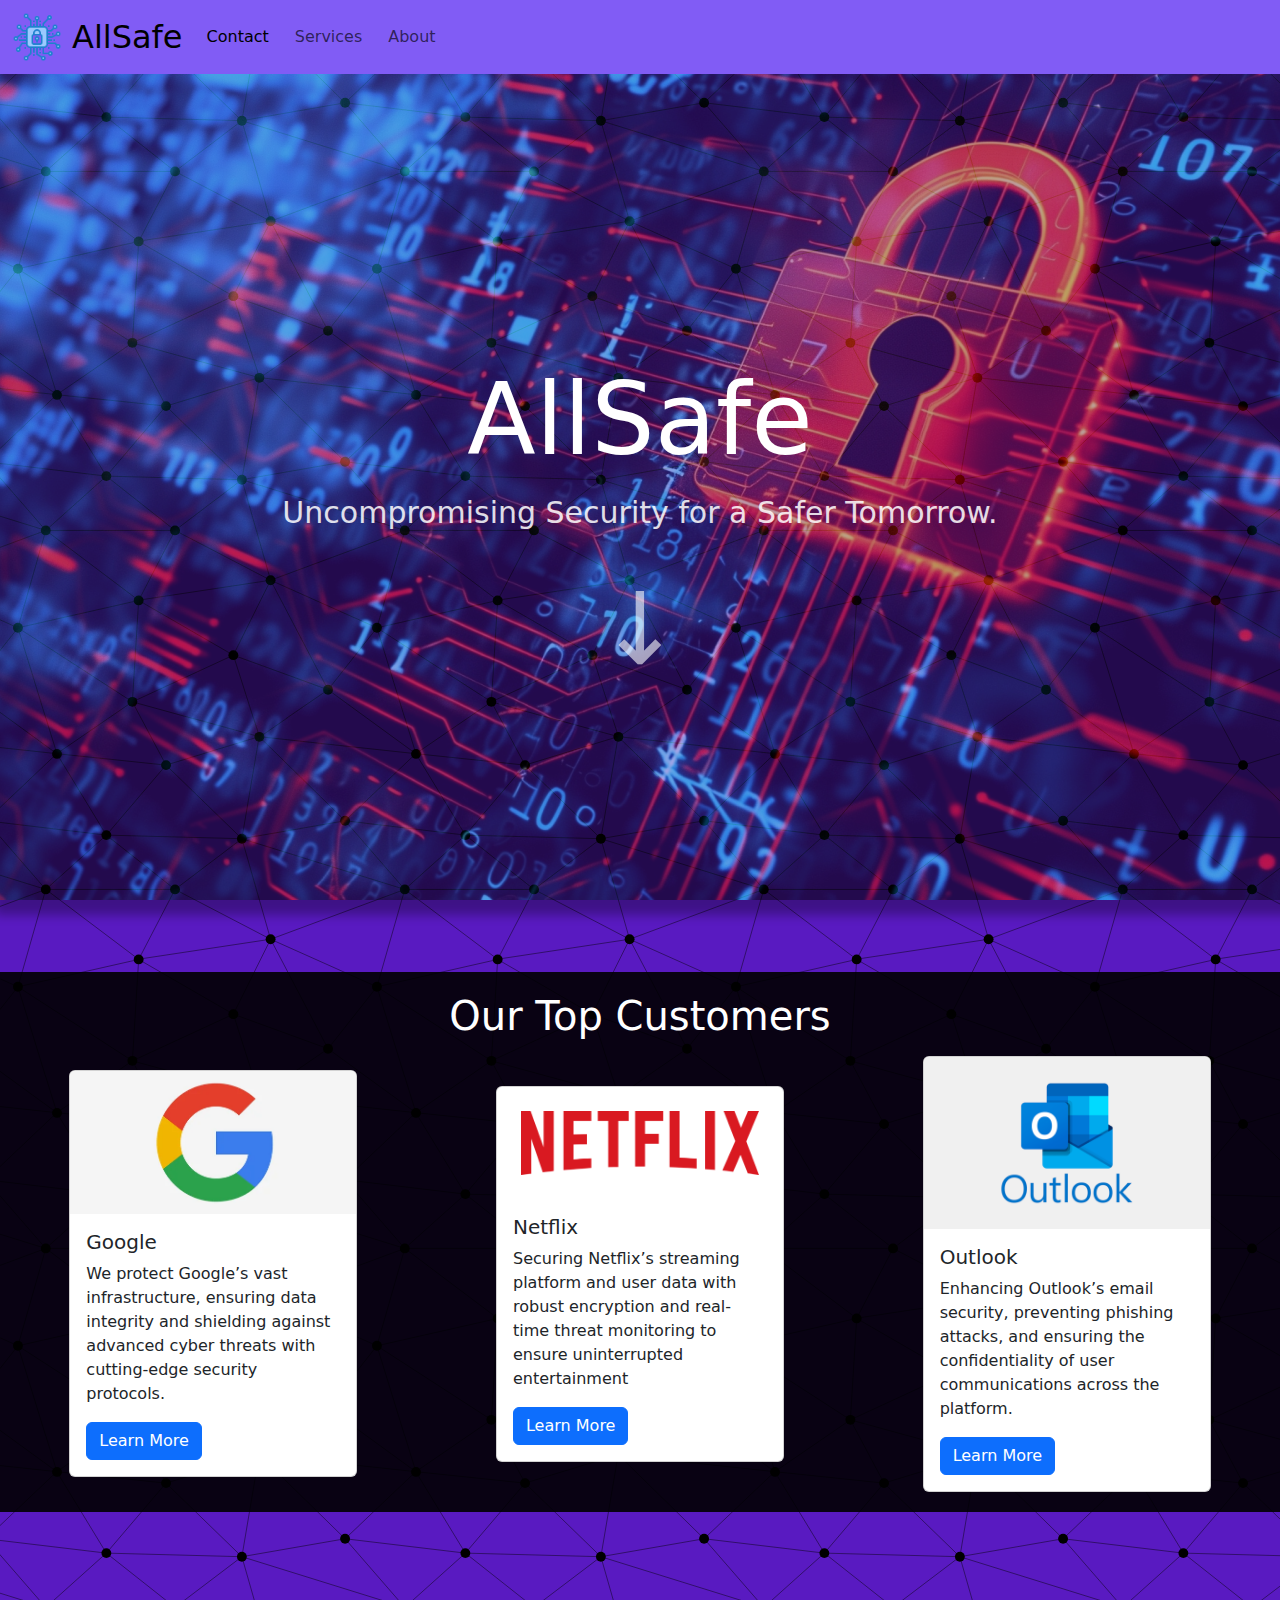
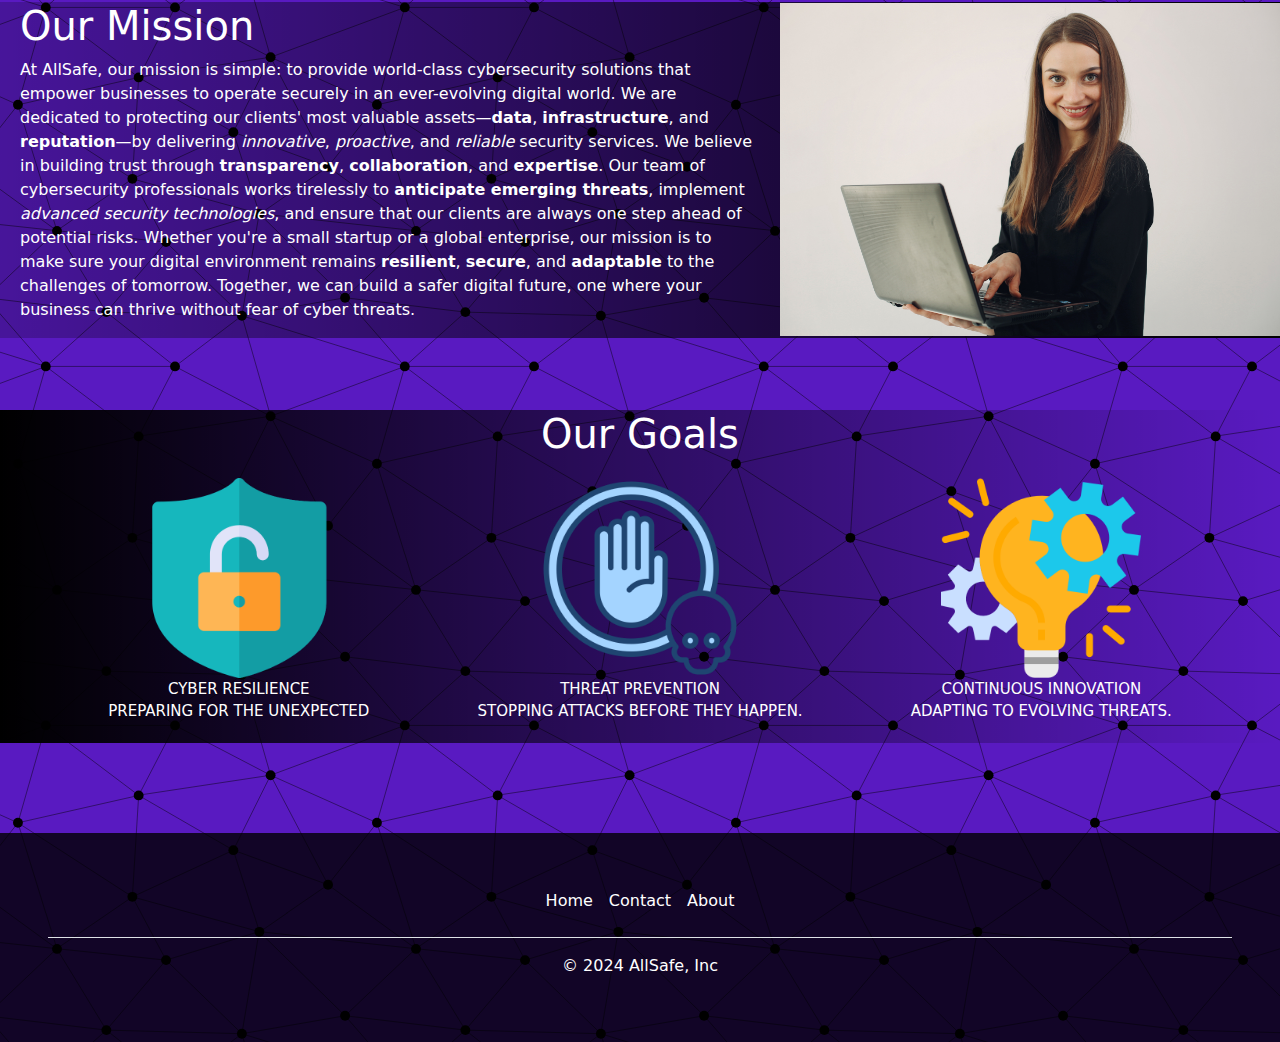
<file: index.html>
<!DOCTYPE html>
<html lang="en">
  <head>
    <meta charset="UTF-8" />
    <meta name="viewport" content="width=device-width, initial-scale=1.0" />
    <title>AllSafe</title>
    <link rel="shortcut icon" href="assets/logo.png" type="image/x-icon" />
    <link rel="stylesheet" href="css/mainTemplate/body.css" />
    <link rel="stylesheet" href="css/mainTemplate/navbar.css" />
    <link rel="stylesheet" href="css/home/banner.css" />
    <link rel="stylesheet" href="css/home/sections.css" />
    <link rel="stylesheet" href="css/mainTemplate/footer.css" />
    <link
      href="https://cdn.jsdelivr.net/npm/bootstrap@5.3.3/dist/css/bootstrap.min.css"
      rel="stylesheet"
      integrity="sha384-QWTKZyjpPEjISv5WaRU9OFeRpok6YctnYmDr5pNlyT2bRjXh0JMhjY6hW+ALEwIH"
      crossorigin="anonymous"
    />
  </head>

  <body
    style="background-color: #591ac1; color: white"
    style="margin: 0; padding: 0"
  >
    <nav
      class="navbar navbar-expand-lg"
      style="background: #815cf5; position: absolute"
    >
      <div class="container-fluid">
        <a href="index.html">
          <img src="assets/logo.png" alt="" width="50px" />
        </a>
        <a
          class="navbar-brand"
          href="index.html"
          style="font-size: xx-large; margin-left: 10px"
        >
          AllSafe
        </a>
        <button
          class="navbar-toggler"
          type="button"
          data-bs-toggle="collapse"
          data-bs-target="#navbarNavAltMarkup"
          aria-controls="navbarNavAltMarkup"
          aria-expanded="false"
          aria-label="Toggle navigation"
        >
          <span class="navbar-toggler-icon"></span>
        </button>
        <div class="collapse navbar-collapse" id="navbarNavAltMarkup">
          <div class="navbar-nav">
            <a
              class="nav-link active"
              aria-current="page"
              href="./pages/contact.html"
              >Contact</a
            >
            <a class="nav-link" href="./pages/services.html">Services</a>
            <a class="nav-link" href="./pages/about.html">About</a>
          </div>
        </div>
      </div>
    </nav>
    <header>
      <div class="content">
        <h1>AllSafe</h1>
        <p>Uncompromising Security for a Safer Tomorrow.</p>
      </div>

      <a href="#section1"><p>&darr;</p></a>
    </header>

    <section class="section1" id="section1">
      <h1 align="center" class="mb-3">Our Top Customers</h1>
      <div class="cards">
        <div class="card" style="width: 18rem">
          <img src="assets/cardpic1.webp" class="card-img-top" alt="..." />
          <div class="card-body">
            <h5 class="card-title">Google</h5>
            <p class="card-text">
              We protect Google’s vast infrastructure, ensuring data integrity
              and shielding against advanced cyber threats with cutting-edge
              security protocols.
            </p>
            <button
              type="button"
              class="btn btn-primary"
              data-bs-toggle="modal"
              data-bs-target="#googleModal"
            >
              Learn More
            </button>

            <div
              class="modal fade"
              id="googleModal"
              tabindex="-1"
              aria-labelledby="googleModalLabel"
              aria-hidden="true"
            >
              <div class="modal-dialog">
                <div class="modal-content">
                  <div class="modal-header">
                    <h1 class="modal-title fs-5" id="googleModalLabel">
                      More about our collaboration with Google
                    </h1>

                    <button
                      type="button"
                      class="btn-close"
                      data-bs-dismiss="modal"
                      aria-label="Close"
                    ></button>
                  </div>
                  <div class="modal-body">
                    <p>
                      <strong>AllSafe</strong> plays a key role in securing
                      Google's extensive global network. We have provided Google
                      with <em>customized threat detection systems</em> and
                      <strong>real-time monitoring tools</strong> to identify
                      and mitigate potential threats before they escalate. Our
                      collaboration ensures that Google’s vast infrastructure
                      remains resilient against cyberattacks, maintaining the
                      integrity and confidentiality of their user data.
                    </p>
                    <p>
                      Our partnership also includes
                      <strong>advanced data encryption</strong> methods to
                      safeguard sensitive information in transit, ensuring
                      compliance with international data protection regulations
                      and keeping user data secure across various platforms.
                      <i
                        ><br />Visit Google:
                        <a href="https://www.google.com" target="_blank"
                          >Google</a
                        ></i
                      >
                    </p>
                  </div>
                  <div class="modal-footer">
                    <button
                      type="button"
                      class="btn btn-secondary"
                      data-bs-dismiss="modal"
                    >
                      Close
                    </button>
                    <button type="button" class="btn btn-primary">
                      Save changes
                    </button>
                  </div>
                </div>
              </div>
            </div>
          </div>
        </div>
        <div class="card" style="width: 18rem">
          <img src="assets/cardpic2.png" class="card-img-top p-4" alt="..." />
          <div class="card-body">
            <h5 class="card-title">Netflix</h5>
            <p class="card-text">
              Securing Netflix’s streaming platform and user data with robust
              encryption and real-time threat monitoring to ensure uninterrupted
              entertainment
            </p>
            <button
              type="button"
              class="btn btn-primary"
              data-bs-toggle="modal"
              data-bs-target="#Netflix"
            >
              Learn More
            </button>

            <div
              class="modal fade"
              id="Netflix"
              tabindex="-1"
              aria-labelledby="NetflixLabel"
              aria-hidden="true"
            >
              <div class="modal-dialog">
                <div class="modal-content">
                  <div class="modal-header">
                    <h1 class="modal-title fs-5" id="NetflixLabel">
                      More about our collaboration with Netflix
                    </h1>

                    <button
                      type="button"
                      class="btn-close"
                      data-bs-dismiss="modal"
                      aria-label="Close"
                    ></button>
                  </div>
                  <div class="modal-body">
                    <p>
                      <strong>AllSafe</strong> has worked closely with
                      <em>Netflix</em> to provide unparalleled protection for
                      their streaming platform and user accounts. Through our
                      partnership, we implemented
                      <strong>advanced encryption techniques</strong> to protect
                      user data during transmission and storage, ensuring the
                      highest level of confidentiality.
                    </p>
                    <p>
                      We also provide proactive
                      <strong>anomaly detection systems</strong> that can
                      identify suspicious activity and potential breaches in
                      real-time, allowing Netflix to prevent threats before they
                      disrupt services or compromise user privacy. Our joint
                      efforts have led to a highly secure platform, ensuring
                      millions of customers can enjoy uninterrupted and secure
                      entertainment daily.
                      <i
                        ><br />Visit Netflix:
                        <a href="https://www.netflix.com" target="_blank"
                          >Netflix</a
                        ></i
                      >
                    </p>
                  </div>
                  <div class="modal-footer">
                    <button
                      type="button"
                      class="btn btn-secondary"
                      data-bs-dismiss="modal"
                    >
                      Close
                    </button>
                    <button type="button" class="btn btn-primary">
                      Save changes
                    </button>
                  </div>
                </div>
              </div>
            </div>
          </div>
        </div>
        <div class="card" style="width: 18rem">
          <img src="assets/cardpic3.png" class="card-img-top" alt="..." />
          <div class="card-body">
            <h5 class="card-title">Outlook</h5>
            <p class="card-text">
              Enhancing Outlook’s email security, preventing phishing attacks,
              and ensuring the confidentiality of user communications across the
              platform.
            </p>
            <button
              type="button"
              class="btn btn-primary"
              data-bs-toggle="modal"
              data-bs-target="#Outlook"
            >
              Learn More
            </button>

            <div
              class="modal fade"
              id="Outlook"
              tabindex="-1"
              aria-labelledby="OutlookLabel"
              aria-hidden="true"
            >
              <div class="modal-dialog">
                <div class="modal-content">
                  <div class="modal-header">
                    <h1 class="modal-title fs-5" id="OutlookLabel">
                      More about our collaboration with Outlook
                    </h1>

                    <button
                      type="button"
                      class="btn-close"
                      data-bs-dismiss="modal"
                      aria-label="Close"
                    ></button>
                  </div>
                  <div class="modal-body">
                    <p>
                      <strong>AllSafe</strong> has partnered with
                      <em>Outlook</em> to enhance their email security and
                      protect users from phishing, spoofing, and other malicious
                      email-based attacks. We’ve implemented
                      <strong>next-generation spam filters</strong> and
                      <strong>secure authentication protocols</strong> that help
                      block threats before they reach end users.
                    </p>
                    <p>
                      Additionally, our continuous
                      <em>real-time threat analysis</em> ensures that Outlook’s
                      users are protected against evolving cyber threats. Our
                      efforts have significantly reduced the number of
                      successful phishing attempts, ensuring the confidentiality
                      of user communications and reinforcing Outlook’s
                      reputation as a trusted platform for both personal and
                      professional correspondence.
                      <i
                        ><br />Visit Outlook:
                        <a href="https://www.Outlook.com" target="_blank"
                          >Outlook</a
                        ></i
                      >
                    </p>
                  </div>
                  <div class="modal-footer">
                    <button
                      type="button"
                      class="btn btn-secondary"
                      data-bs-dismiss="modal"
                    >
                      Close
                    </button>
                    <button type="button" class="btn btn-primary">
                      Save changes
                    </button>
                  </div>
                </div>
              </div>
            </div>
          </div>
        </div>
      </div>
    </section>

    <section class="section2" id="section2">
      <div class="section2content">
        <h1>Our Mission</h1>
        <p>
          At AllSafe, our mission is simple: to provide world-class
          cybersecurity solutions that empower businesses to operate securely in
          an ever-evolving digital world. We are dedicated to protecting our
          clients' most valuable assets—<strong>data</strong>,
          <strong>infrastructure</strong>, and <strong>reputation</strong>—by
          delivering <em>innovative</em>, <em>proactive</em>, and
          <em>reliable</em> security services. We believe in building trust
          through <strong>transparency</strong>, <strong>collaboration</strong>,
          and <strong>expertise</strong>. Our team of cybersecurity
          professionals works tirelessly to
          <strong>anticipate emerging threats</strong>, implement
          <em>advanced security technologies</em>, and ensure that our clients
          are always one step ahead of potential risks. Whether you're a small
          startup or a global enterprise, our mission is to make sure your
          digital environment remains <strong>resilient</strong>,
          <strong>secure</strong>, and <strong>adaptable</strong> to the
          challenges of tomorrow. Together, we can build a safer digital future,
          one where your business can thrive without fear of cyber threats.
        </p>
      </div>
      <img src="assets/section2woman.jpg" id="section2Woman" />
    </section>

    <section class="section3" id="section3">
      <div class="section3content">
        <h1>Our Goals</h1>
        <div class="imgcontainer">
          <div class="img text-center">
            <img src="assets/shield.png" width="100px" alt="" />
            <p>
              Cyber Resilience <br />
              Preparing for the unexpected
            </p>
          </div>
          <div class="img text-center">
            <img src="assets/prevention.png" width="100px" alt="" />
            <p>Threat Prevention<br />Stopping attacks before they happen.</p>
          </div>
          <div class="img text-center">
            <img src="assets/innovation.png" width="100px" alt="" />
            <p>
              Continuous Innovation <br />
              Adapting to evolving threats.
            </p>
          </div>
        </div>
      </div>
    </section>

    <footer class="p-5 mt-4">
      <ul class="nav justify-content-center border-bottom pb-3 mb-3">
        <li class="nav-item">
          <a href="#" class="nav-link px-2 text-white">Home</a>
        </li>
        <li class="nav-item">
          <a href="./pages/contact.html" class="nav-link px-2 text-white"
            >Contact</a
          >
        </li>

        <li class="nav-item">
          <a href="./pages/about.html" class="nav-link px-2 text-white"
            >About</a
          >
        </li>
      </ul>
      <p class="text-center text-white">© 2024 AllSafe, Inc</p>
    </footer>

    <script
      src="https://cdn.jsdelivr.net/npm/bootstrap@5.3.3/dist/js/bootstrap.bundle.min.js"
      integrity="sha384-YvpcrYf0tY3lHB60NNkmXc5s9fDVZLESaAA55NDzOxhy9GkcIdslK1eN7N6jIeHz"
      crossorigin="anonymous"
    ></script>
  </body>
</html>
</file>
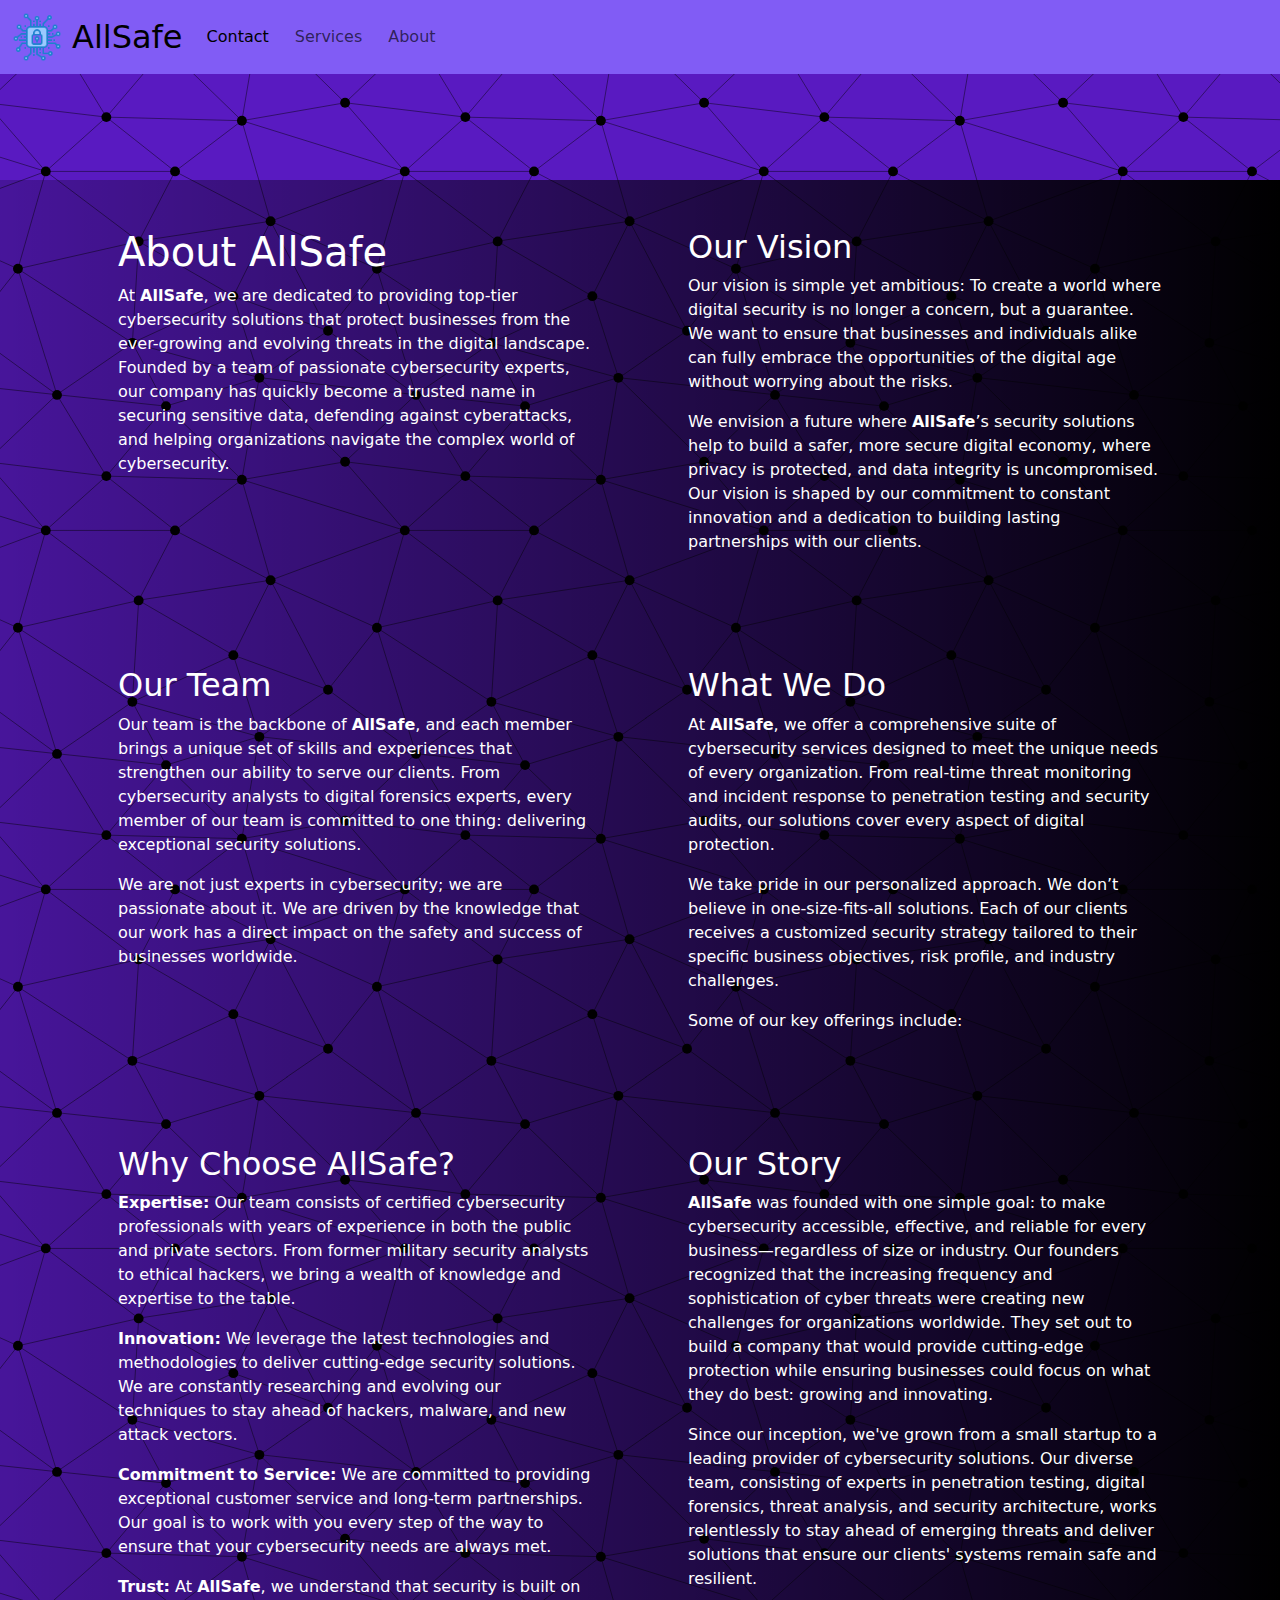
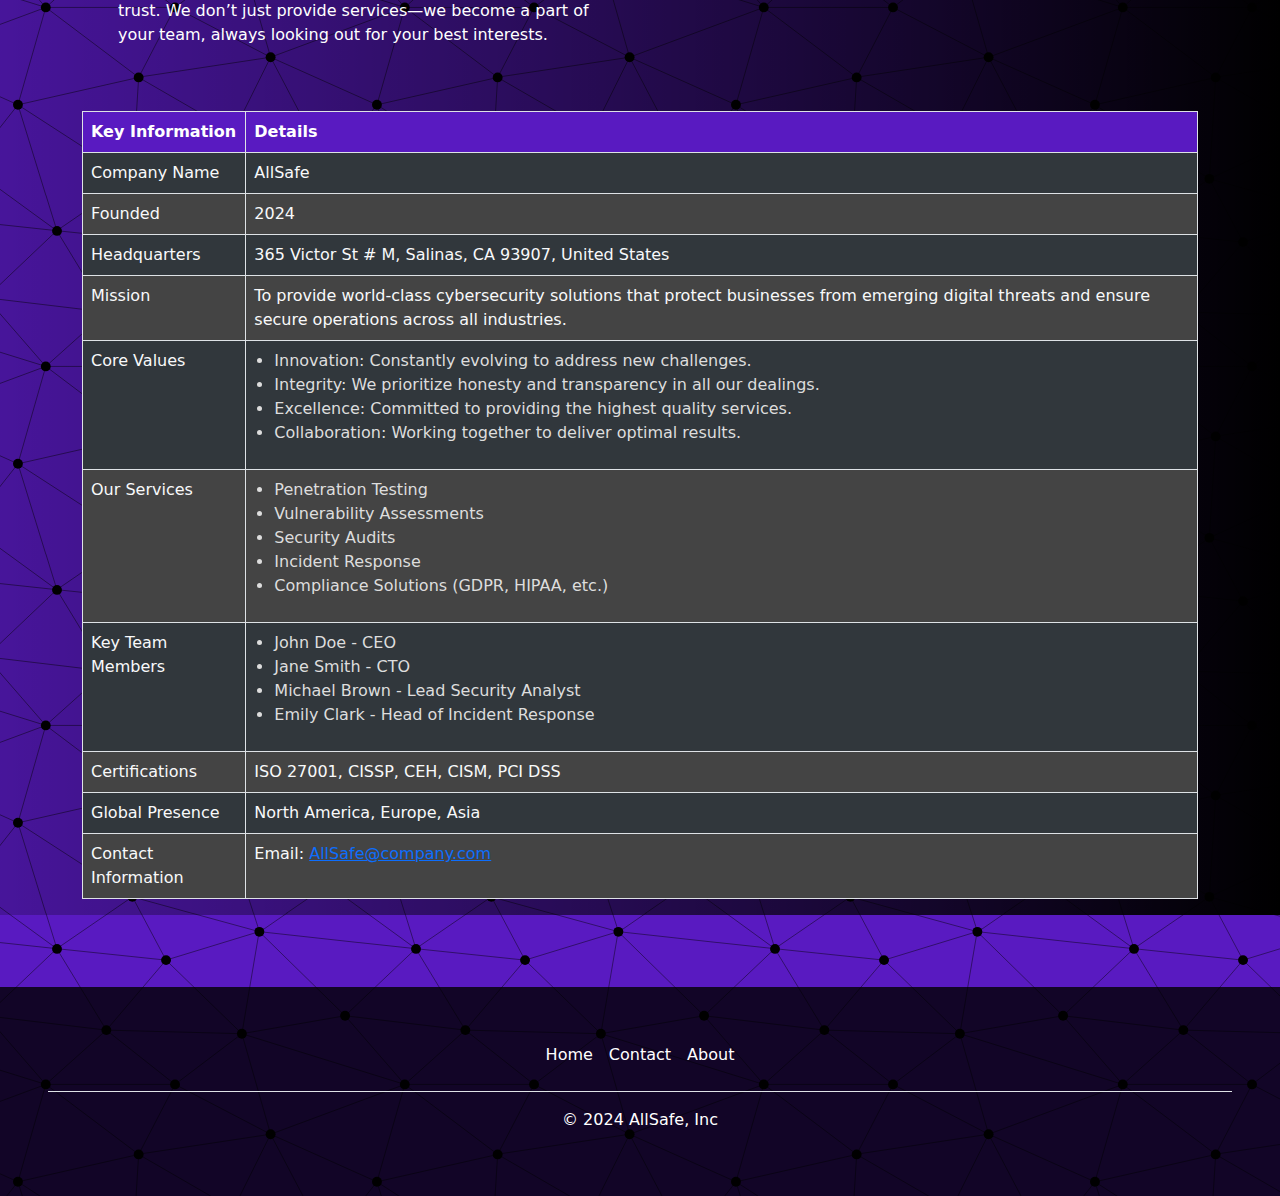
<file: pages/about.html>
<!DOCTYPE html>
<html lang="en">
  <head>
    <meta charset="UTF-8" />
    <meta name="viewport" content="width=device-width, initial-scale=1.0" />
    <title>About AllSafe</title>
    <link rel="shortcut icon" href="../assets/logo.png" type="image/x-icon" />
    <link rel="stylesheet" href="../css/mainTemplate/body.css" />
    <link rel="stylesheet" href="../css/mainTemplate/navbar.css" />
    <link rel="stylesheet" href="../css/home/banner.css" />
    <link rel="stylesheet" href="../css/home/sections.css" />
    <link rel="stylesheet" href="../css/mainTemplate/footer.css" />
    <link
      href="https://cdn.jsdelivr.net/npm/bootstrap@5.3.3/dist/css/bootstrap.min.css"
      rel="stylesheet"
      integrity="sha384-QWTKZyjpPEjISv5WaRU9OFeRpok6YctnYmDr5pNlyT2bRjXh0JMhjY6hW+ALEwIH"
      crossorigin="anonymous"
    />
    <style>
      .table-container {
        margin-top: 20px;
      }

      table {
        width: 100%;
      }

      .table th,
      .table td {
        text-align: left;
        background-color: #343a40;
        color: #f8f9fa;
      }

      .table th {
        background-color: #591ac1;
        color: white;
      }

      .table tr:nth-child(even) td {
        background-color: #444;
      }

      .table td ul {
        padding-left: 20px;
      }

      .table td ul li {
        color: #ddd;
      }
    </style>
  </head>
  <body
    style="background-color: #591ac1; color: white"
    style="margin: 0; padding: 0"
  >
    <nav
      class="navbar navbar-expand-lg"
      style="background: #815cf5; position: absolute"
    >
      <div class="container-fluid">
        <a href="../index.html">
          <img src="../assets/logo.png" alt="" width="50px" />
        </a>
        <a
          class="navbar-brand"
          href="../index.html"
          style="font-size: xx-large; margin-left: 10px"
        >
          AllSafe
        </a>
        <button
          class="navbar-toggler"
          type="button"
          data-bs-toggle="collapse"
          data-bs-target="#navbarNavAltMarkup"
          aria-controls="navbarNavAltMarkup"
          aria-expanded="false"
          aria-label="Toggle navigation"
        >
          <span class="navbar-toggler-icon"></span>
        </button>
        <div class="collapse navbar-collapse" id="navbarNavAltMarkup">
          <div class="navbar-nav">
            <a class="nav-link active" aria-current="page" href="./contact.html"
              >Contact
            </a>
            <a class="nav-link" href="services.html">Services</a>
            <a class="nav-link" href="about.html">About</a>
          </div>
        </div>
      </div>
    </nav>

    <section class="section2" style="margin-top: 20vh">
      <div class="container">
        <div class="row">
          <div class="col-12 col-md-6 col-4 p-5">
            <h1>About AllSafe</h1>
            <p>
              At <strong>AllSafe</strong>, we are dedicated to providing
              top-tier cybersecurity solutions that protect businesses from the
              ever-growing and evolving threats in the digital landscape.
              Founded by a team of passionate cybersecurity experts, our company
              has quickly become a trusted name in securing sensitive data,
              defending against cyberattacks, and helping organizations navigate
              the complex world of cybersecurity.
            </p>
          </div>
          <div class="col-12 col-md-6 col-4 p-5">
            <h2>Our Vision</h2>
            <p>
              Our vision is simple yet ambitious: To create a world where
              digital security is no longer a concern, but a guarantee. We want
              to ensure that businesses and individuals alike can fully embrace
              the opportunities of the digital age without worrying about the
              risks.
            </p>
            <p>
              We envision a future where <strong>AllSafe</strong>’s security
              solutions help to build a safer, more secure digital economy,
              where privacy is protected, and data integrity is uncompromised.
              Our vision is shaped by our commitment to constant innovation and
              a dedication to building lasting partnerships with our clients.
            </p>
          </div>

          <div class="col-12 col-md-6 col-4 p-5">
            <h2>Our Team</h2>
            <p>
              Our team is the backbone of <strong>AllSafe</strong>, and each
              member brings a unique set of skills and experiences that
              strengthen our ability to serve our clients. From cybersecurity
              analysts to digital forensics experts, every member of our team is
              committed to one thing: delivering exceptional security solutions.
            </p>
            <p>
              We are not just experts in cybersecurity; we are passionate about
              it. We are driven by the knowledge that our work has a direct
              impact on the safety and success of businesses worldwide.
            </p>
          </div>
          <div class="col-12 col-md-6 col-4 p-5">
            <h2>What We Do</h2>
            <p>
              At <strong>AllSafe</strong>, we offer a comprehensive suite of
              cybersecurity services designed to meet the unique needs of every
              organization. From real-time threat monitoring and incident
              response to penetration testing and security audits, our solutions
              cover every aspect of digital protection.
            </p>
            <p>
              We take pride in our personalized approach. We don’t believe in
              one-size-fits-all solutions. Each of our clients receives a
              customized security strategy tailored to their specific business
              objectives, risk profile, and industry challenges.
            </p>

            <p>Some of our key offerings include:</p>
          </div>
          <div class="col-12 col-md-6 col-4 p-5">
            <h2>Why Choose AllSafe?</h2>
            <p>
              <strong>Expertise:</strong> Our team consists of certified
              cybersecurity professionals with years of experience in both the
              public and private sectors. From former military security analysts
              to ethical hackers, we bring a wealth of knowledge and expertise
              to the table.
            </p>
            <p>
              <strong>Innovation:</strong> We leverage the latest technologies
              and methodologies to deliver cutting-edge security solutions. We
              are constantly researching and evolving our techniques to stay
              ahead of hackers, malware, and new attack vectors.
            </p>
            <p>
              <strong>Commitment to Service:</strong> We are committed to
              providing exceptional customer service and long-term partnerships.
              Our goal is to work with you every step of the way to ensure that
              your cybersecurity needs are always met.
            </p>
            <p>
              <strong>Trust:</strong> At <strong>AllSafe</strong>, we understand
              that security is built on trust. We don’t just provide services—we
              become a part of your team, always looking out for your best
              interests.
            </p>
          </div>
          <div class="col-12 col-md-6 col-4 p-5">
            <h2>Our Story</h2>
            <p>
              <strong>AllSafe</strong> was founded with one simple goal: to make
              cybersecurity accessible, effective, and reliable for every
              business—regardless of size or industry. Our founders recognized
              that the increasing frequency and sophistication of cyber threats
              were creating new challenges for organizations worldwide. They set
              out to build a company that would provide cutting-edge protection
              while ensuring businesses could focus on what they do best:
              growing and innovating.
            </p>
            <p>
              Since our inception, we've grown from a small startup to a leading
              provider of cybersecurity solutions. Our diverse team, consisting
              of experts in penetration testing, digital forensics, threat
              analysis, and security architecture, works relentlessly to stay
              ahead of emerging threats and deliver solutions that ensure our
              clients' systems remain safe and resilient.
            </p>
          </div>
        </div>
        <table class="table table-bordered table-striped">
          <thead>
            <tr>
              <th>Key Information</th>
              <th>Details</th>
            </tr>
          </thead>
          <tbody>
            <tr>
              <td>Company Name</td>
              <td>AllSafe</td>
            </tr>
            <tr>
              <td>Founded</td>
              <td>2024</td>
            </tr>
            <tr>
              <td>Headquarters</td>
              <td>365 Victor St # M, Salinas, CA 93907, United States</td>
            </tr>
            <tr>
              <td>Mission</td>
              <td>
                To provide world-class cybersecurity solutions that protect
                businesses from emerging digital threats and ensure secure
                operations across all industries.
              </td>
            </tr>
            <tr>
              <td>Core Values</td>
              <td>
                <ul>
                  <li>
                    Innovation: Constantly evolving to address new challenges.
                  </li>
                  <li>
                    Integrity: We prioritize honesty and transparency in all our
                    dealings.
                  </li>
                  <li>
                    Excellence: Committed to providing the highest quality
                    services.
                  </li>
                  <li>
                    Collaboration: Working together to deliver optimal results.
                  </li>
                </ul>
              </td>
            </tr>
            <tr>
              <td>Our Services</td>
              <td>
                <ul>
                  <li>Penetration Testing</li>
                  <li>Vulnerability Assessments</li>
                  <li>Security Audits</li>
                  <li>Incident Response</li>
                  <li>Compliance Solutions (GDPR, HIPAA, etc.)</li>
                </ul>
              </td>
            </tr>
            <tr>
              <td>Key Team Members</td>
              <td>
                <ul>
                  <li>John Doe - CEO</li>
                  <li>Jane Smith - CTO</li>
                  <li>Michael Brown - Lead Security Analyst</li>
                  <li>Emily Clark - Head of Incident Response</li>
                </ul>
              </td>
            </tr>
            <tr>
              <td>Certifications</td>
              <td>ISO 27001, CISSP, CEH, CISM, PCI DSS</td>
            </tr>
            <tr>
              <td>Global Presence</td>
              <td>North America, Europe, Asia</td>
            </tr>
            <tr>
              <td>Contact Information</td>
              <td>
                Email:
                <a href="mailto:notaRealEmail@servie.com"
                  >AllSafe@company.com</a
                >
              </td>
            </tr>
          </tbody>
        </table>
      </div>
    </section>

    <footer class="p-5 mt-4">
      <ul class="nav justify-content-center border-bottom pb-3 mb-3">
        <li class="nav-item">
          <a href="../index.html" class="nav-link px-2 text-white">Home</a>
        </li>
        <li class="nav-item">
          <a href="./contact.html" class="nav-link px-2 text-white">Contact</a>
        </li>

        <li class="nav-item">
          <a href="#" class="nav-link px-2 text-white">About</a>
        </li>
      </ul>
      <p class="text-center text-white">© 2024 AllSafe, Inc</p>
    </footer>
    <script
      src="https://cdn.jsdelivr.net/npm/bootstrap@5.3.3/dist/js/bootstrap.bundle.min.js"
      integrity="sha384-YvpcrYf0tY3lHB60NNkmXc5s9fDVZLESaAA55NDzOxhy9GkcIdslK1eN7N6jIeHz"
      crossorigin="anonymous"
    ></script>
    <script>
      const form = document.querySelector(".contact");
      form.addEventListener("submit", function (event) {
        event.preventDefault();
        form.reset();
        alert("Thank you! Your message has been submitted successfully.");
      });
    </script>
  </body>
</html>
</file>
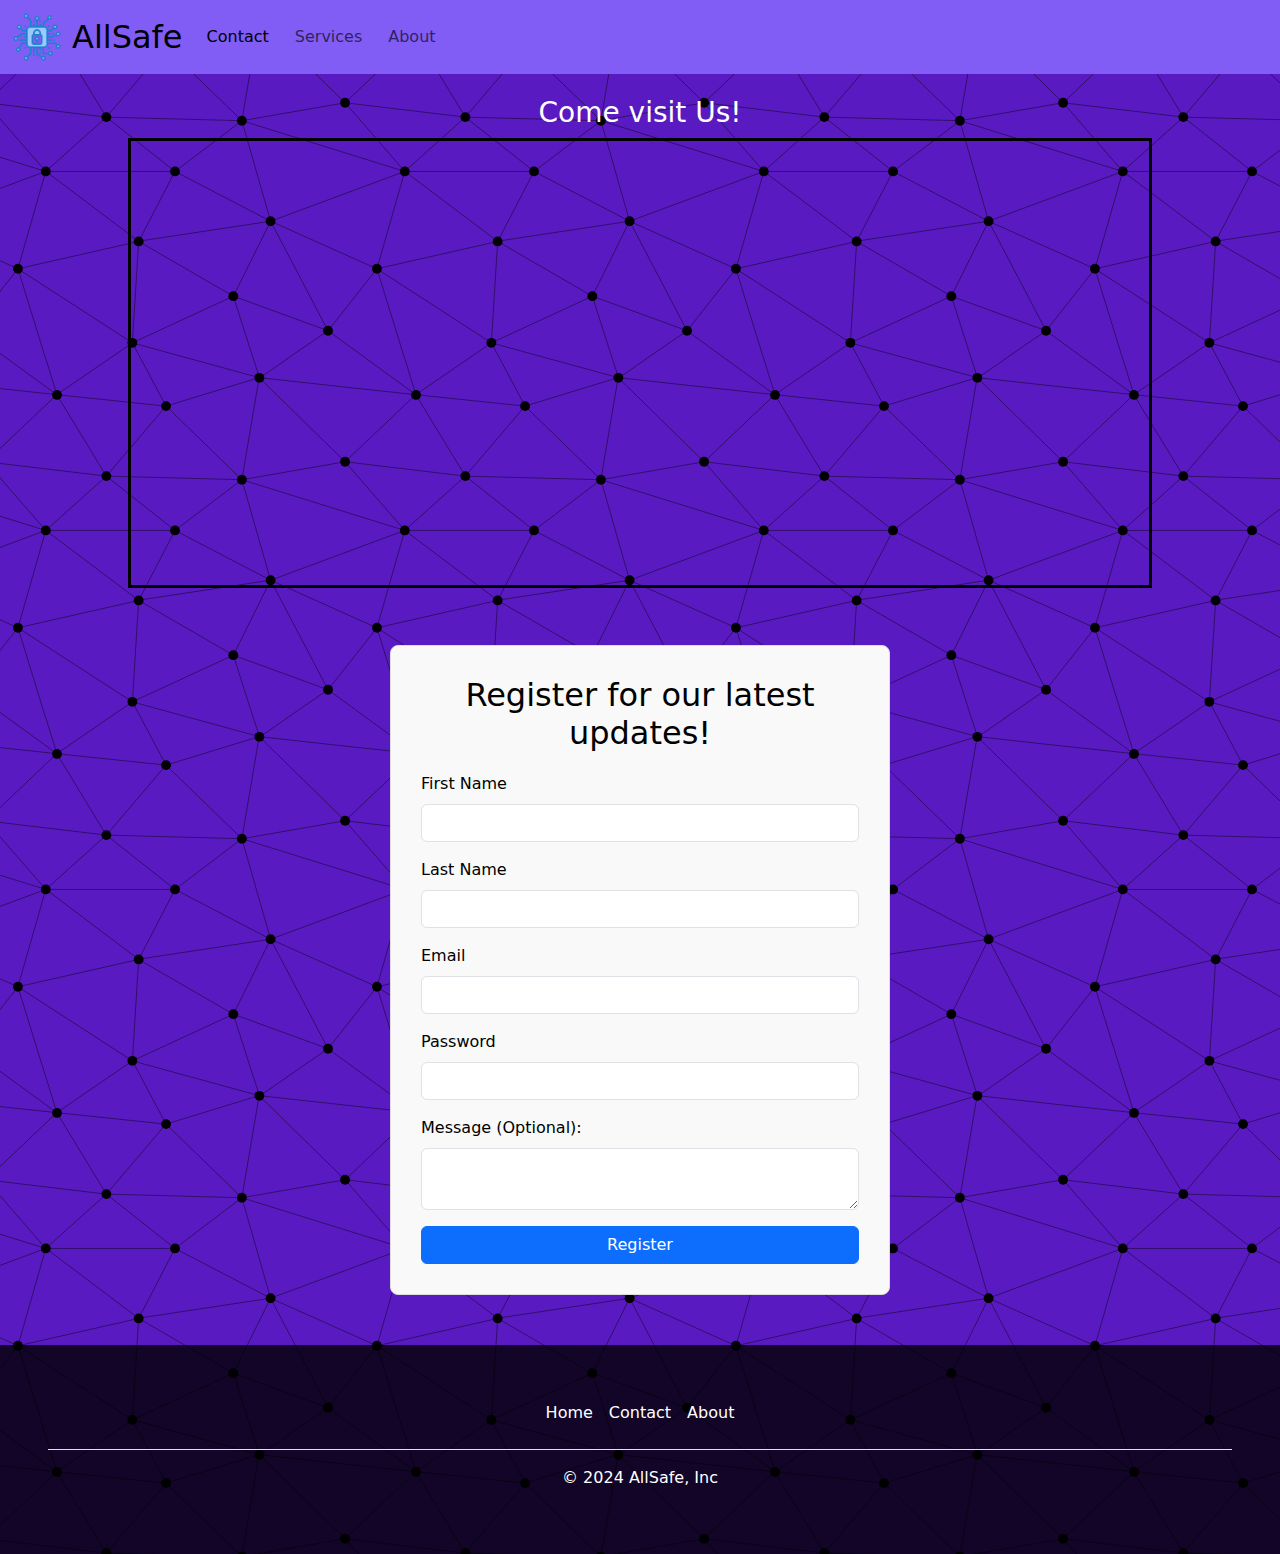
<file: pages/contact.html>
<!DOCTYPE html>
<html lang="en">
  <head>
    <meta charset="UTF-8" />
    <meta name="viewport" content="width=device-width, initial-scale=1.0" />
    <title>Document</title>
    <link rel="shortcut icon" href="../assets/logo.png" type="image/x-icon" />
    <link rel="stylesheet" href="../css/mainTemplate/body.css" />
    <link rel="stylesheet" href="../css/mainTemplate/navbar.css" />
    <link rel="stylesheet" href="../css/home/banner.css" />
    <link rel="stylesheet" href="../css/home/sections.css" />
    <link rel="stylesheet" href="../css/mainTemplate/footer.css" />
    <link
      href="https://cdn.jsdelivr.net/npm/bootstrap@5.3.3/dist/css/bootstrap.min.css"
      rel="stylesheet"
      integrity="sha384-QWTKZyjpPEjISv5WaRU9OFeRpok6YctnYmDr5pNlyT2bRjXh0JMhjY6hW+ALEwIH"
      crossorigin="anonymous"
    />
    <style>
      .form-container {
        max-width: 500px;
        margin: 50px auto;
        padding: 30px;
        border: 1px solid #ddd;
        border-radius: 8px;
        background-color: #f9f9f9;
        color: black;
        text-align: start;
      }
      .form-container h2 {
        text-align: center;
        margin-bottom: 20px;
      }
    </style>
  </head>
  <body
    style="background-color: #591ac1; color: white"
    style="margin: 0; padding: 0"
  >
    <nav
      class="navbar navbar-expand-lg"
      style="background: #815cf5; position: absolute"
    >
      <div class="container-fluid">
        <a href="../index.html">
          <img src="../assets/logo.png" alt="" width="50px" />
        </a>
        <a
          class="navbar-brand"
          href="../index.html"
          style="font-size: xx-large; margin-left: 10px"
        >
          AllSafe
        </a>
        <button
          class="navbar-toggler"
          type="button"
          data-bs-toggle="collapse"
          data-bs-target="#navbarNavAltMarkup"
          aria-controls="navbarNavAltMarkup"
          aria-expanded="false"
          aria-label="Toggle navigation"
        >
          <span class="navbar-toggler-icon"></span>
        </button>
        <div class="collapse navbar-collapse" id="navbarNavAltMarkup">
          <div class="navbar-nav">
            <a class="nav-link active" aria-current="page" href="./contact.html"
              >Contact</a
            >
            <a class="nav-link" href="services.html">Services</a>
            <a class="nav-link" href="about.html">About</a>
          </div>
        </div>
      </div>
    </nav>

    <div class="text-center" style="margin-top: 6rem">
      <div class="">
        <h3 class="">Come visit Us!</h3>
        <iframe
          src="https://www.google.com/maps/embed?pb=!1m18!1m12!1m3!1d819081.7572363613!2d-122.888451421875!3d36.68560500000001!2m3!1f0!2f0!3f0!3m2!1i1024!2i768!4f13.1!3m3!1m2!1s0x808df8d3f5e1707d%3A0x2a30b7d57b390ec2!2sAllSafe%20Integrated%20Systems!5e0!3m2!1sen!2sba!4v1731428837210!5m2!1sen!2sba"
          width="80%"
          height="450"
          style="border: 3px solid black"
          allowfullscreen=""
          loading="lazy"
          referrerpolicy="no-referrer-when-downgrade"
        ></iframe>
      </div>

      <div class="text-center mx-4">
        <div class="form-container">
          <h2>Register for our latest updates!</h2>
          <form id="registrationForm" novalidate>
            <div class="mb-3">
              <label for="firstName" class="form-label">First Name</label>
              <input type="text" class="form-control" id="firstName" required />
              <div class="invalid-feedback">Please enter your first name.</div>
            </div>

            <div class="mb-3">
              <label for="lastName" class="form-label">Last Name</label>
              <input type="text" class="form-control" id="lastName" required />
              <div class="invalid-feedback">Please enter your last name.</div>
            </div>

            <div class="mb-3">
              <label for="email" class="form-label">Email</label>
              <input type="email" class="form-control" id="email" required />
              <div class="invalid-feedback">
                Please enter a valid email address.
              </div>
            </div>

            <div class="mb-3">
              <label for="password" class="form-label">Password</label>
              <input
                type="password"
                class="form-control"
                id="password"
                required
              />
              <div class="invalid-feedback">Please enter a password.</div>
            </div>
            <div class="mb-3">
              <label for="message" class="form-label"
                >Message (Optional):</label
              >
              <textarea class="form-control" id="lastName"></textarea>
            </div>
            <button type="submit" class="btn btn-primary w-100">
              Register
            </button>
          </form>
        </div>
      </div>
    </div>

    <footer class="p-5 mt-4">
      <ul class="nav justify-content-center border-bottom pb-3 mb-3">
        <li class="nav-item">
          <a href="../index.html" class="nav-link px-2 text-white">Home</a>
        </li>
        <li class="nav-item">
          <a href="./contact.html" class="nav-link px-2 text-white">Contact</a>
        </li>

        <li class="nav-item">
          <a href="./about.html" class="nav-link px-2 text-white">About</a>
        </li>
      </ul>
      <p class="text-center text-white">© 2024 AllSafe, Inc</p>
    </footer>

    <script
      src="https://cdn.jsdelivr.net/npm/bootstrap@5.3.3/dist/js/bootstrap.bundle.min.js"
      integrity="sha384-YvpcrYf0tY3lHB60NNkmXc5s9fDVZLESaAA55NDzOxhy9GkcIdslK1eN7N6jIeHz"
      crossorigin="anonymous"
    ></script>

    <script src="https://cdn.jsdelivr.net/npm/@popperjs/core@2.11.6/dist/umd/popper.min.js"></script>
    <script src="https://cdn.jsdelivr.net/npm/bootstrap@5.3.3/dist/js/bootstrap.min.js"></script>
    <script>
      (function () {
        var form = document.getElementById("registrationForm");

        form.addEventListener(
          "submit",
          function (event) {
            event.preventDefault();
            if (form.checkValidity() === false) {
              event.stopPropagation();
            } else {
              var formData = new FormData(form);
              var dataObject = {};
              formData.forEach(function (value, key) {
                dataObject[key] = value;
              });

              fetch("https://jsonplaceholder.typicode.com/posts", {
                method: "POST",
                headers: {
                  "Content-Type": "application/json",
                },
                body: JSON.stringify(dataObject),
              })
                .then((response) => response.json())
                .then((data) => {
                  console.log("Success:", data);
                  alert("Form submitted successfully!");
                })
                .catch((error) => {
                  console.error("Error:", error);
                  alert("Something went wrong. Please try again.");
                });
            }

            form.classList.add("was-validated");
          },
          false
        );
      })();
    </script>
  </body>
</html>
</file>
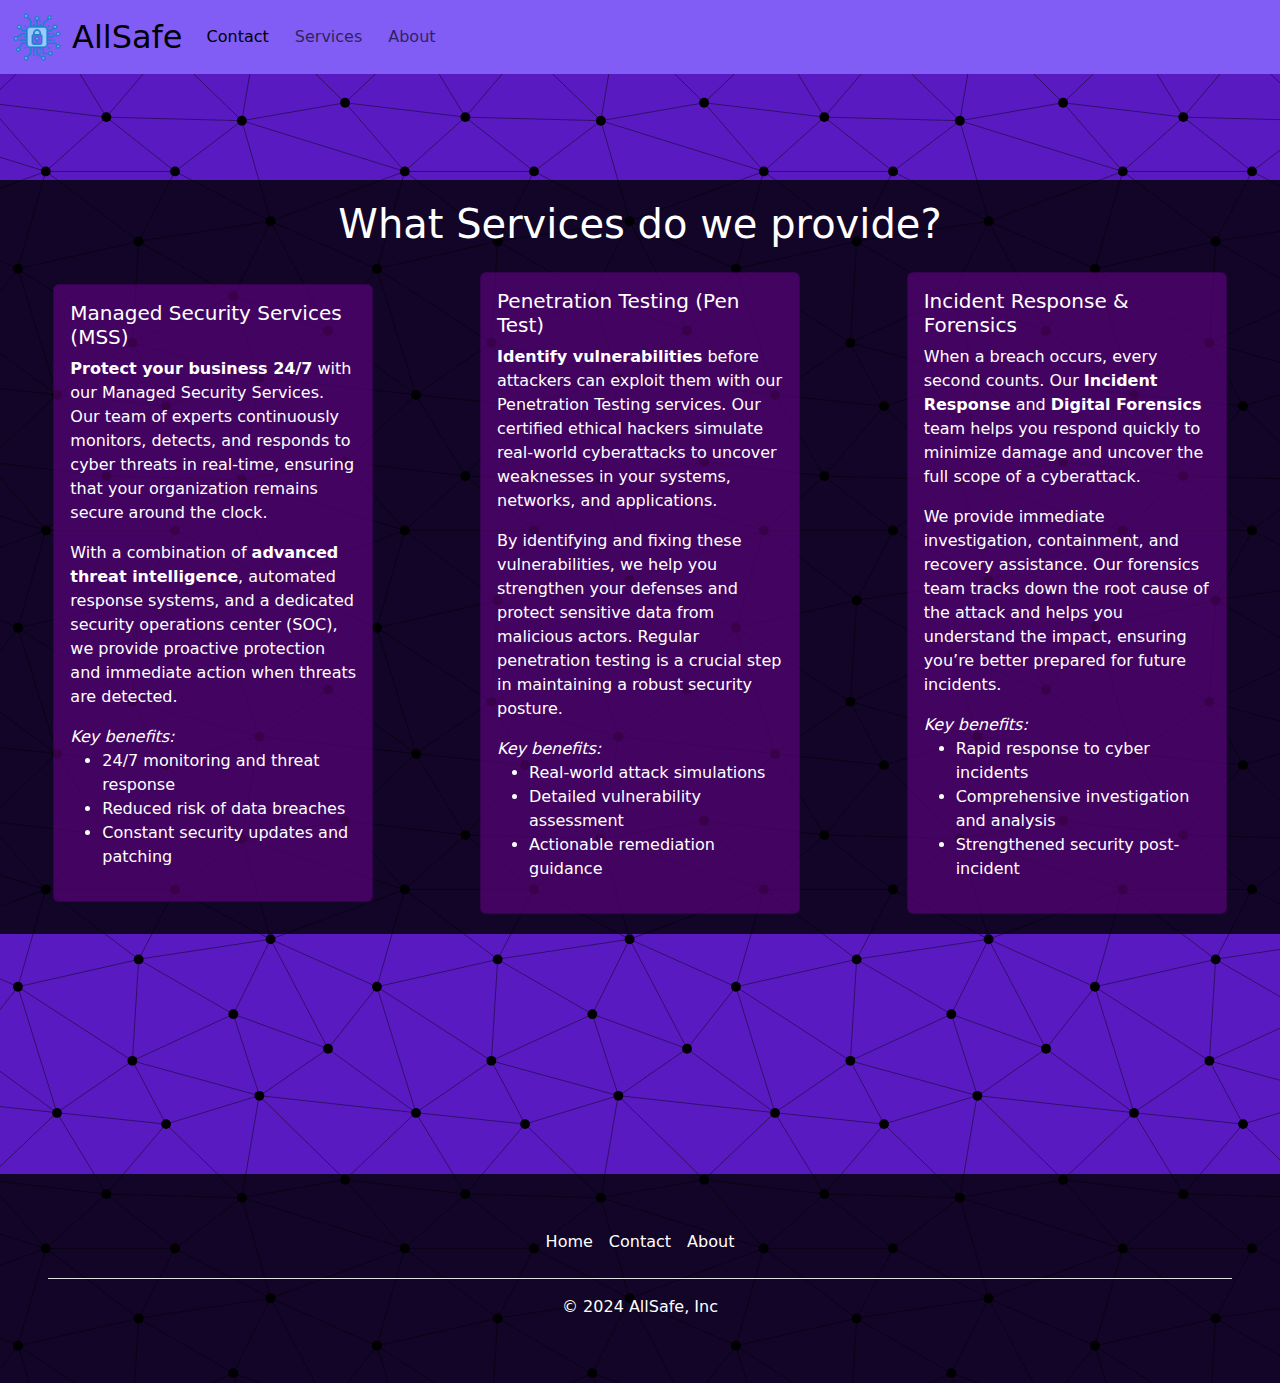
<file: pages/services.html>
<!DOCTYPE html>
<html lang="en">
  <head>
    <meta charset="UTF-8" />
    <meta name="viewport" content="width=device-width, initial-scale=1.0" />
    <title>About AllSafe</title>
    <link rel="shortcut icon" href="../assets/logo.png" type="image/x-icon" />
    <link rel="stylesheet" href="../css/mainTemplate/body.css" />
    <link rel="stylesheet" href="../css/mainTemplate/navbar.css" />
    <link rel="stylesheet" href="../css/home/banner.css" />
    <link rel="stylesheet" href="../css/home/sections.css" />
    <link rel="stylesheet" href="../css/mainTemplate/footer.css" />
    <link
      href="https://cdn.jsdelivr.net/npm/bootstrap@5.3.3/dist/css/bootstrap.min.css"
      rel="stylesheet"
      integrity="sha384-QWTKZyjpPEjISv5WaRU9OFeRpok6YctnYmDr5pNlyT2bRjXh0JMhjY6hW+ALEwIH"
      crossorigin="anonymous"
    />
  </head>
  <body
    style="background-color: #591ac1; color: white"
    style="margin: 0; padding: 0"
  >
    <nav
      class="navbar navbar-expand-lg"
      style="background: #815cf5; position: absolute"
    >
      <div class="container-fluid">
        <a href="../index.html">
          <img src="../assets/logo.png" alt="" width="50px" />
        </a>
        <a
          class="navbar-brand"
          href="../index.html"
          style="font-size: xx-large; margin-left: 10px"
        >
          AllSafe
        </a>
        <button
          class="navbar-toggler"
          type="button"
          data-bs-toggle="collapse"
          data-bs-target="#navbarNavAltMarkup"
          aria-controls="navbarNavAltMarkup"
          aria-expanded="false"
          aria-label="Toggle navigation"
        >
          <span class="navbar-toggler-icon"></span>
        </button>
        <div class="collapse navbar-collapse" id="navbarNavAltMarkup">
          <div class="navbar-nav">
            <a class="nav-link active" aria-current="page" href="contact.html"
              >Contact</a
            >
            <a class="nav-link" href="services.html">Services</a>
            <a class="nav-link" href="about.html">About</a>
          </div>
        </div>
      </div>
    </nav>

    <section
      class="section1"
      id="section1"
      style="
        margin-top: 20vh;
        background: rgba(0, 0, 0, 0.8);
        margin-bottom: 15rem;
      "
    >
      <h1 align="center">What Services do we provide?</h1>
      <div class="cards mt-4">
        <div
          class="card mx-5"
          style="width: 20rem; background: rgba(143, 3, 185, 0.4); color: white"
        >
          <div class="card-body">
            <h5 class="card-title">Managed Security Services (MSS)</h5>
            <p>
              <strong>Protect your business 24/7</strong> with our Managed
              Security Services. Our team of experts continuously monitors,
              detects, and responds to cyber threats in real-time, ensuring that
              your organization remains secure around the clock.
            </p>
            <p>
              With a combination of
              <strong>advanced threat intelligence</strong>, automated response
              systems, and a dedicated security operations center (SOC), we
              provide proactive protection and immediate action when threats are
              detected.
            </p>
            <em>Key benefits:</em>
            <ul>
              <li>24/7 monitoring and threat response</li>
              <li>Reduced risk of data breaches</li>
              <li>Constant security updates and patching</li>
            </ul>
          </div>
        </div>
        <div
          class="card mx-5"
          style="width: 20rem; background: rgba(143, 3, 185, 0.4); color: white"
        >
          <div class="card-body">
            <h5 class="card-title">Penetration Testing (Pen Test)</h5>
            <p>
              <strong>Identify vulnerabilities</strong> before attackers can
              exploit them with our Penetration Testing services. Our certified
              ethical hackers simulate real-world cyberattacks to uncover
              weaknesses in your systems, networks, and applications.
            </p>
            <p>
              By identifying and fixing these vulnerabilities, we help you
              strengthen your defenses and protect sensitive data from malicious
              actors. Regular penetration testing is a crucial step in
              maintaining a robust security posture.
            </p>
            <em>Key benefits:</em>
            <ul>
              <li>Real-world attack simulations</li>
              <li>Detailed vulnerability assessment</li>
              <li>Actionable remediation guidance</li>
            </ul>
          </div>
        </div>
        <div
          class="card mx-5"
          style="width: 20rem; background: rgba(143, 3, 185, 0.4); color: white"
        >
          <div class="card-body">
            <h5 class="card-title">Incident Response & Forensics</h5>
            <p>
              When a breach occurs, every second counts. Our
              <strong>Incident Response</strong> and
              <strong>Digital Forensics</strong> team helps you respond quickly
              to minimize damage and uncover the full scope of a cyberattack.
            </p>
            <p>
              We provide immediate investigation, containment, and recovery
              assistance. Our forensics team tracks down the root cause of the
              attack and helps you understand the impact, ensuring you’re better
              prepared for future incidents.
            </p>
            <em>Key benefits:</em>
            <ul>
              <li>Rapid response to cyber incidents</li>
              <li>Comprehensive investigation and analysis</li>
              <li>Strengthened security post-incident</li>
            </ul>
          </div>
        </div>
      </div>
    </section>
    <footer class="p-5 mt-5">
      <ul class="nav justify-content-center border-bottom pb-3 mb-3">
        <li class="nav-item">
          <a href="../index.html" class="nav-link px-2 text-white">Home</a>
        </li>
        <li class="nav-item">
          <a href="./contact.html" class="nav-link px-2 text-white">Contact</a>
        </li>

        <li class="nav-item">
          <a href="about.html" class="nav-link px-2 text-white">About</a>
        </li>
      </ul>
      <p class="text-center text-white">© 2024 AllSafe, Inc</p>
    </footer>
    <script
      src="https://cdn.jsdelivr.net/npm/bootstrap@5.3.3/dist/js/bootstrap.bundle.min.js"
      integrity="sha384-YvpcrYf0tY3lHB60NNkmXc5s9fDVZLESaAA55NDzOxhy9GkcIdslK1eN7N6jIeHz"
      crossorigin="anonymous"
    ></script>
  </body>
</html>
</file>
<file: css/mainTemplate/body.css>
* {
  margin: 0;
}

body {
  /* background-color: #000; */
  background-image: url("data:image/svg+xml,%3Csvg xmlns='http://www.w3.org/2000/svg' width='359' height='359' viewBox='0 0 800 800'%3E%3Cg fill='none' stroke='%23000000' stroke-width='1'%3E%3Cpath d='M769 229L1037 260.9M927 880L731 737 520 660 309 538 40 599 295 764 126.5 879.5 40 599-197 493 102 382-31 229 126.5 79.5-69-63'/%3E%3Cpath d='M-31 229L237 261 390 382 603 493 308.5 537.5 101.5 381.5M370 905L295 764'/%3E%3Cpath d='M520 660L578 842 731 737 840 599 603 493 520 660 295 764 309 538 390 382 539 269 769 229 577.5 41.5 370 105 295 -36 126.5 79.5 237 261 102 382 40 599 -69 737 127 880'/%3E%3Cpath d='M520-140L578.5 42.5 731-63M603 493L539 269 237 261 370 105M902 382L539 269M390 382L102 382'/%3E%3Cpath d='M-222 42L126.5 79.5 370 105 539 269 577.5 41.5 927 80 769 229 902 382 603 493 731 737M295-36L577.5 41.5M578 842L295 764M40-201L127 80M102 382L-261 269'/%3E%3C/g%3E%3Cg fill='%23000000'%3E%3Ccircle cx='769' cy='229' r='11'/%3E%3Ccircle cx='539' cy='269' r='11'/%3E%3Ccircle cx='603' cy='493' r='11'/%3E%3Ccircle cx='731' cy='737' r='11'/%3E%3Ccircle cx='520' cy='660' r='11'/%3E%3Ccircle cx='309' cy='538' r='11'/%3E%3Ccircle cx='295' cy='764' r='11'/%3E%3Ccircle cx='40' cy='599' r='11'/%3E%3Ccircle cx='102' cy='382' r='11'/%3E%3Ccircle cx='127' cy='80' r='11'/%3E%3Ccircle cx='370' cy='105' r='11'/%3E%3Ccircle cx='578' cy='42' r='11'/%3E%3Ccircle cx='237' cy='261' r='11'/%3E%3Ccircle cx='390' cy='382' r='11'/%3E%3C/g%3E%3C/svg%3E");
  color: white;
}

a {
  text-decoration: none;
}

/* * {
  border: 1px, solid red;
} */
</file>
<file: css/mainTemplate/navbar.css>
nav {
  position: absolute;
  display: flex;
  justify-content: space-between;
  top: 0;
  width: 100%;
  z-index: 10;
}

nav .nav-logo {
  display: flex;
  justify-content: center;
  align-items: center;
  margin-left: 30px;
}
nav .nav-logo h2 {
  font-size: 40px;
  margin-left: 3px;
}
nav .nav-content {
  display: flex;
  align-items: center;
  width: 30%;
  justify-content: space-around;
  font-size: 30px;
  margin-right: 20px;
}
nav .nav-content a {
  color: black;
}
nav .nav-content *:hover {
  color: aliceblue;
}

.navbar-nav a:hover {
  background-color: antiquewhite;
}
.navbar-nav a {
  border-radius: 30px;
  margin-right: 10px;
  width: fit-content;
  padding: 10px;
}
</file>
<file: css/home/banner.css>
header {
  position: relative;
  width: 100%;
  height: 100vh;
  box-shadow: 5px 5px 10px 10px rgba(0, 0, 0, 0.3);
  margin-bottom: 8vh;
  display: flex;
  flex-direction: column;
  align-items: center;
  justify-content: center;
}
header a {
  font-size: 100px;
  color: white;
  opacity: 0.6;
  text-decoration: none;
}
header::before {
  content: "";
  position: absolute;
  top: 0;
  left: 0;
  right: 0;
  bottom: 0;
  background-image: url("../../assets/banner.jpg");
  background-repeat: no-repeat;
  background-size: cover;
  background-position: center;
  opacity: 0.6;
  z-index: -1;
}
.content {
  display: flex;
  flex-direction: column;
  justify-content: center;
  align-items: center;
  color: #ffffff;
  text-align: center;
  padding: 20px;
  margin-inline: 10%;
  margin-top: 160px;
}

.content * {
  width: fit-content;
  padding-inline: 20px;
  margin: 0;
}
.content h1 {
  margin-bottom: 10px;
  font-size: 100px;
}
.content p {
  opacity: 0.85;
  font-size: 30px;
}
@media screen and (max-width: 500px) {
  .content h1 {
    font-size: 90px;
  }
  .content p {
    font-size: 20px;
  }
}
@media screen and (max-width: 390px) {
  .content h1 {
    font-size: 70px;
  }
  .content p {
    font-size: 20px;
  }
}
</file>
<file: css/home/sections.css>
.section1 {
  width: 100%;
  height: -moz-fit-content;
  height: fit-content;
  padding-top: 20px;
  padding-bottom: 20px;
  background-color: rgba(0, 0, 0, 0.9);
  margin-bottom: 10vh;
}

.cards {
  display: flex;
  justify-content: space-around;
  align-items: center;
  row-gap: 5rem;
  flex-wrap: wrap;
}

.section2 {
  display: flex;
  align-items: center;
  justify-content: center;
  height: -moz-fit-content;
  height: fit-content;
  background: linear-gradient(90deg, rgba(0, 0, 0, 0.2), rgb(0, 0, 0));
  margin-top: 20px;
  margin-bottom: 8vh;
}
.section2 #section2Woman {
  width: 70%;
  max-width: 500px;
}
.section2 .section2content {
  margin-left: 20px;
  margin-right: 20px;
}

@media screen and (max-width: 750px) {
  .section2 {
    flex-wrap: wrap;
  }
  .section2content {
    margin-top: 20px;
    margin-bottom: 20px;
  }
  .section2content h1 {
    text-align: center;
  }
  .section2content p {
    text-align: justify;
  }
  #section2Woman {
    width: 100%;
    max-width: 100%;
  }
}
.section3 {
  background: linear-gradient(270deg, rgba(0, 0, 0, 0), rgb(0, 0, 0));
  margin-bottom: 10vh;
}
.section3 .imgcontainer {
  display: flex;
  justify-content: space-evenly;
  align-items: center;
  flex-wrap: wrap;
}
.section3 img {
  min-width: 200px;
  margin-inline: 20px;
}
.section3 h1,
.section3 p {
  text-align: center;
  margin-bottom: 20px;
}
.section3 p {
  text-transform: uppercase;
  font-size: 15px;
  font-weight: 500;
}/*# sourceMappingURL=sections.css.map */
</file>
<file: css/mainTemplate/footer.css>
footer {
  background-color: rgba(0, 0, 0, 0.8);
}
</file>
